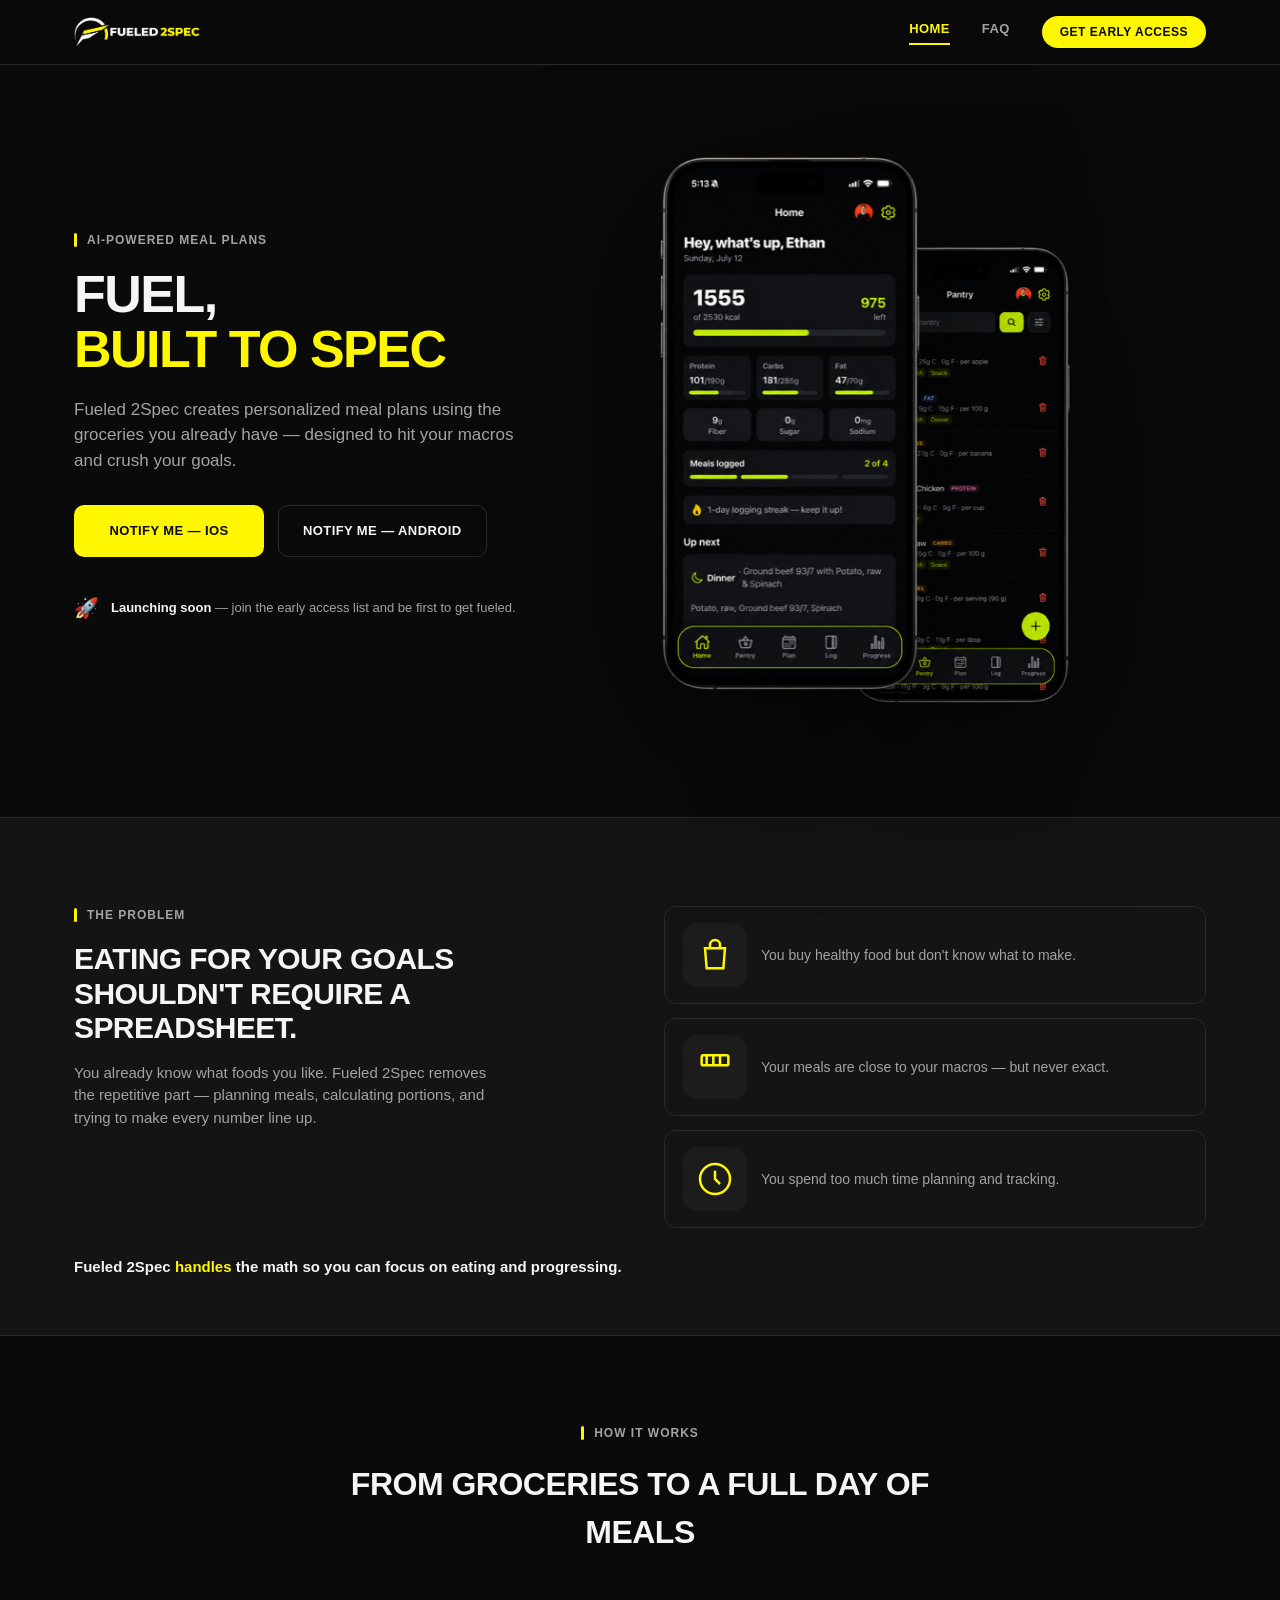
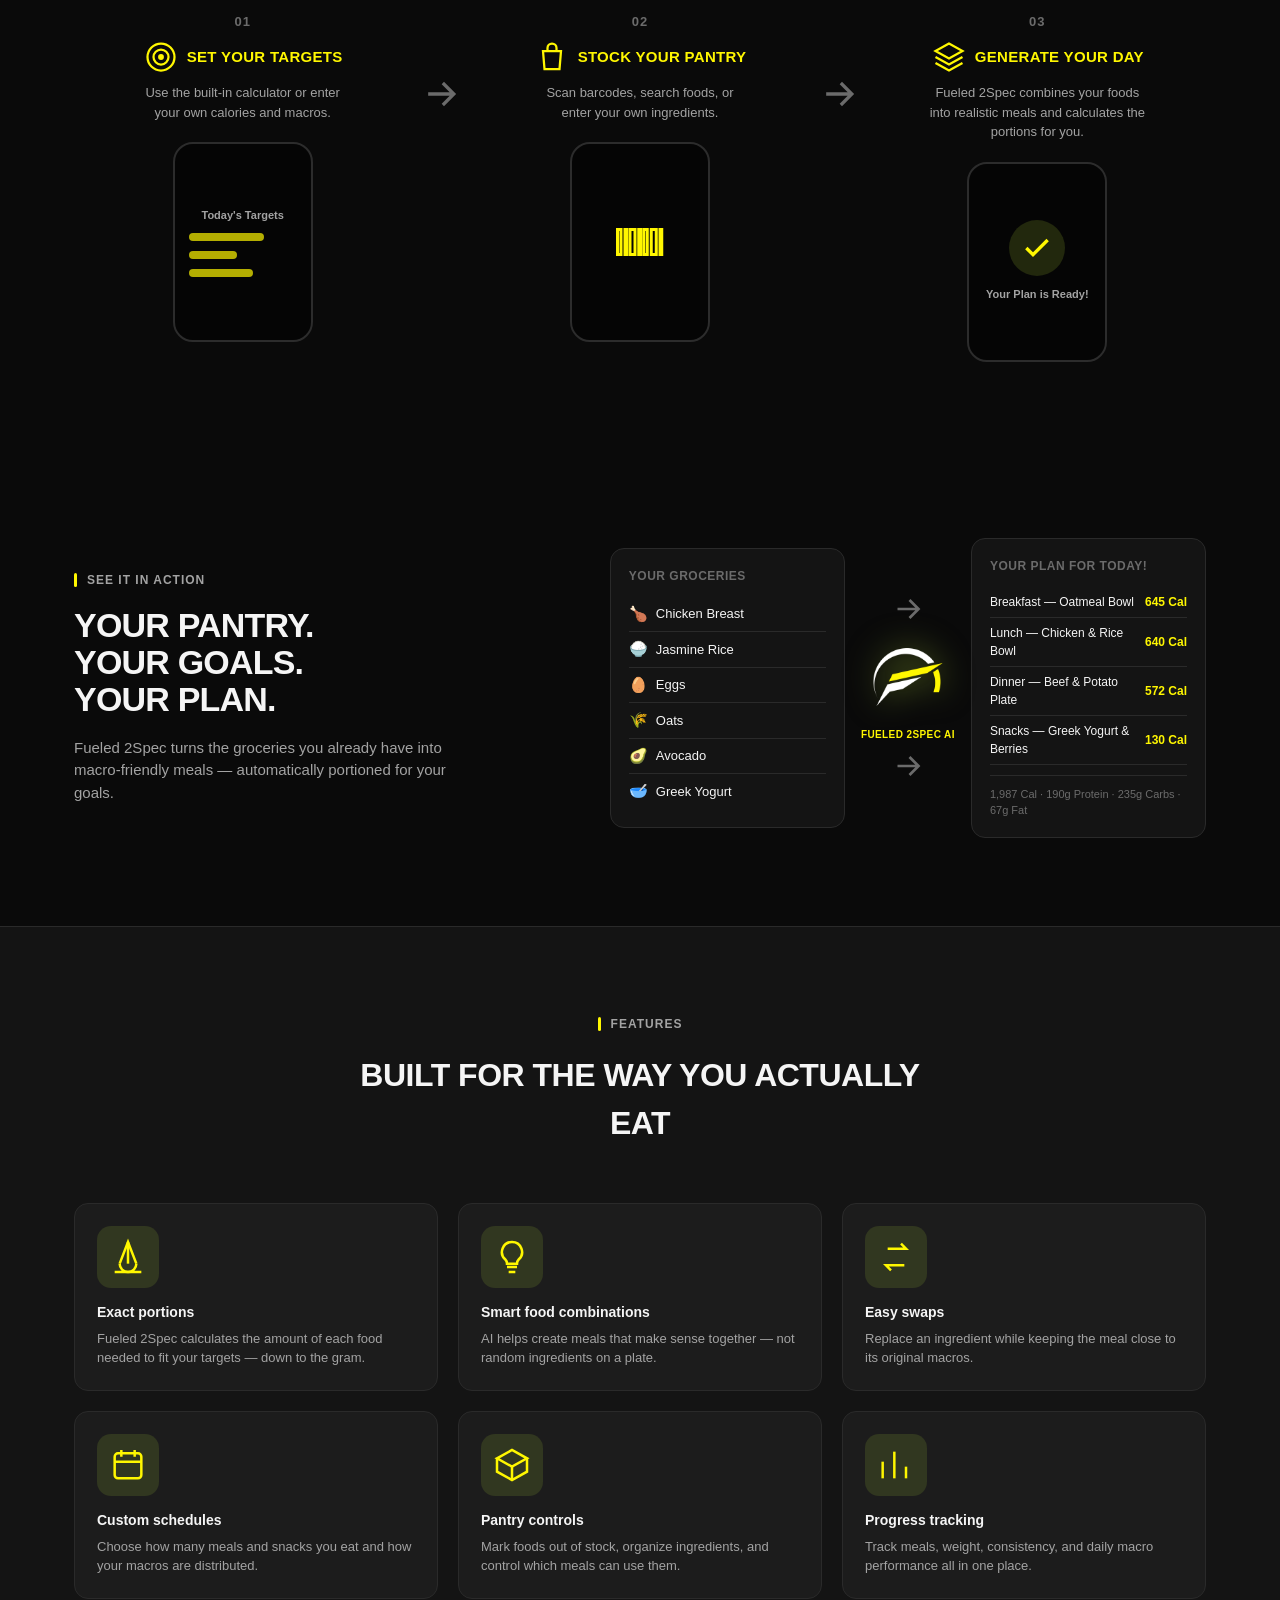
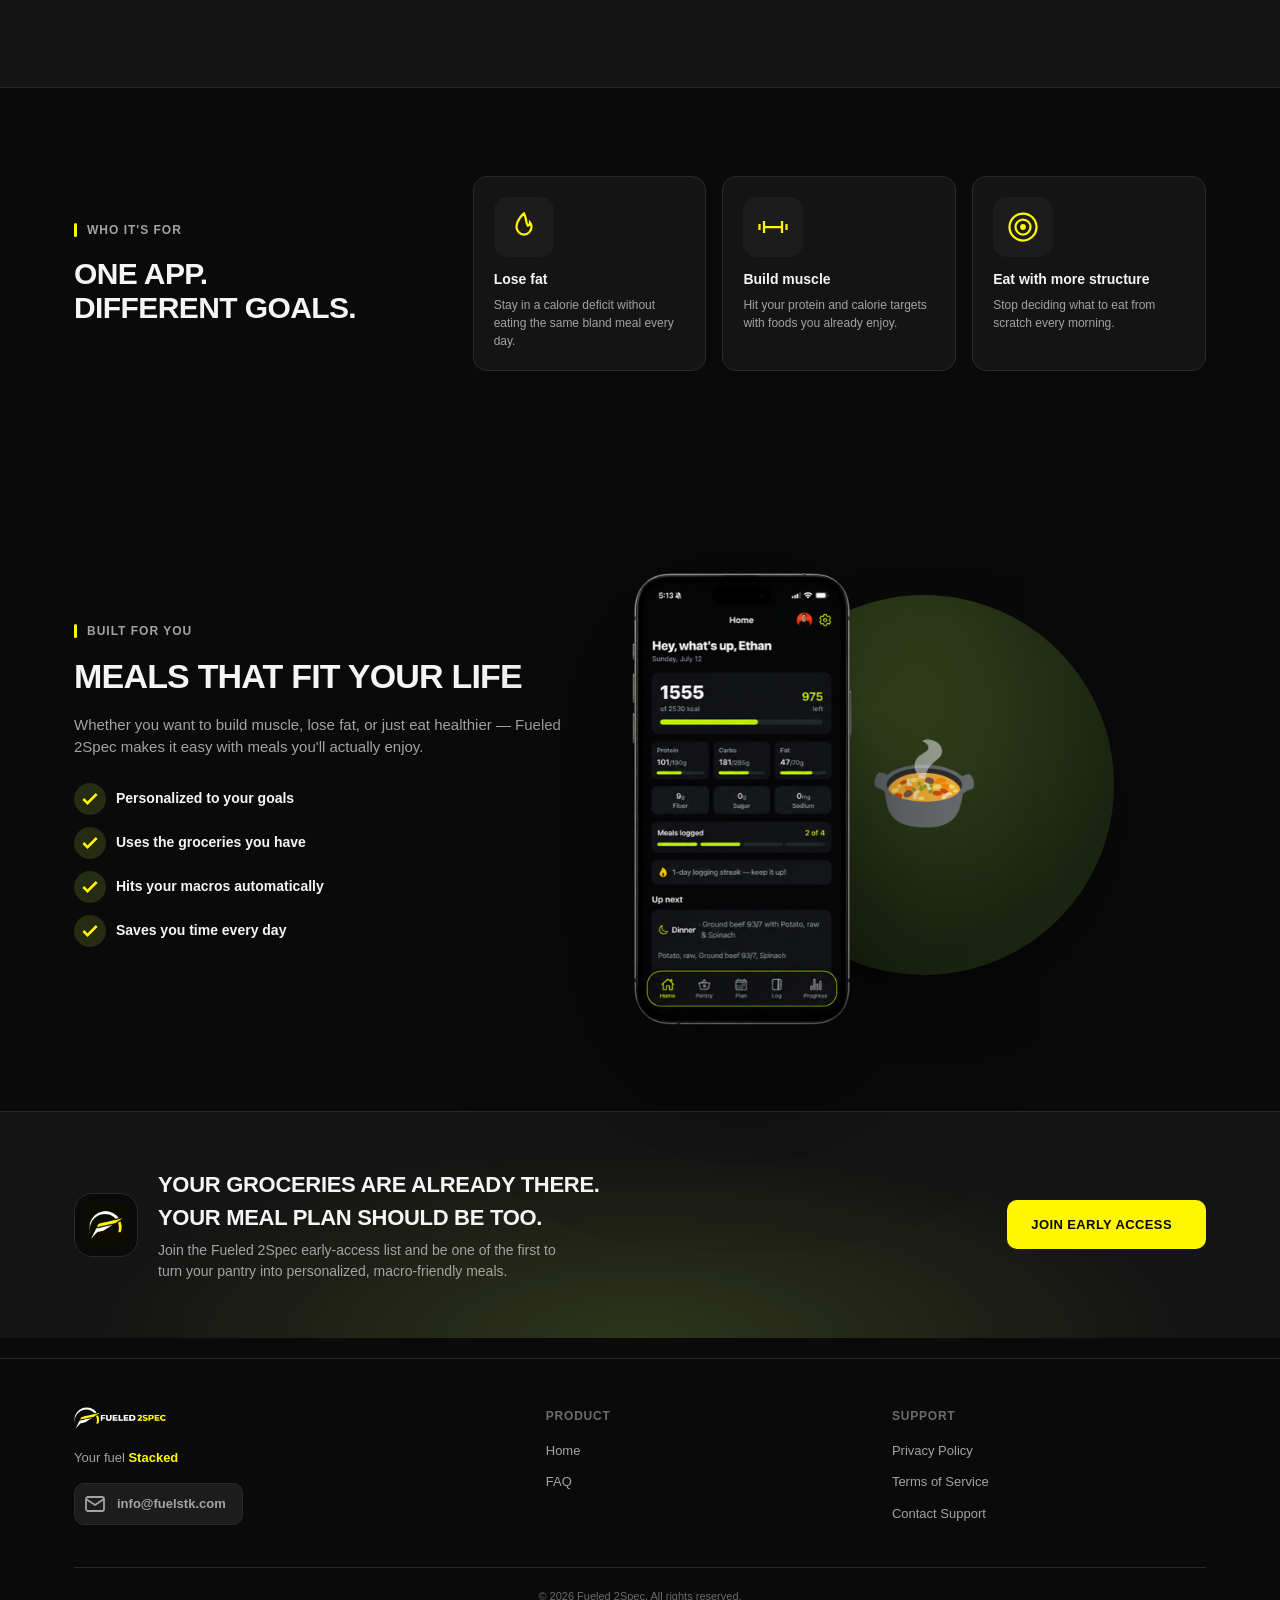
<file: index.html>
<!DOCTYPE html>
<html lang="en">
<head>
<meta charset="UTF-8">
<meta name="viewport" content="width=device-width, initial-scale=1.0">
<title>Fueled 2Spec — Fuel, built to your spec</title>
<meta name="description" content="Fueled 2Spec builds meal plans from what's actually in your pantry, so you hit your macros without the guesswork.">
<link rel="icon" type="image/png" href="assets/favicon-32.png?v=3">
<link rel="apple-touch-icon" href="assets/apple-touch-icon.png?v=3">
<link rel="stylesheet" href="assets/style.css">
</head>
<body>

<header>
  <nav class="wrap">
    <a href="#" class="brand">
      <img src="assets/nav-logo.png" alt="Fueled 2Spec">
    </a>
    <div class="nav-links">
      <a href="index.html" class="active">Home</a>
      <a href="faq.html">FAQ</a>
      <a href="#get-started" class="nav-cta">Get Early Access</a>
    </div>
    <button class="nav-toggle" id="navToggle" aria-label="Open menu" aria-expanded="false">
      <span></span><span></span><span></span>
    </button>
  </nav>
</header>
<div class="mobile-nav-backdrop" id="mobileNavBackdrop"></div>
<div class="mobile-nav" id="mobileNav">
  <a href="index.html" class="active">Home</a>
  <a href="faq.html">FAQ</a>
  <a href="#get-started" class="nav-cta">Get Early Access</a>
</div>

<section class="hero">
  <div class="wrap">
    <div>
      <div class="eyebrow"><span class="bar"></span> AI-Powered Meal Plans</div>
      <h1>Fuel,<br><span class="accent">built to spec</span></h1>
      <p class="sub">Fueled 2Spec creates personalized meal plans using the groceries you already have — designed to hit your macros and crush your goals.</p>
      <div class="hero-ctas">
        <a href="mailto:info@fuelstk.com?subject=Apple" class="btn-primary">Notify me — iOS</a>
        <a href="mailto:info@fuelstk.com?subject=Android" class="btn-secondary">Notify me — Android</a>
      </div>
      <div class="proof">
        <span class="rocket">🚀</span>
        <span class="proof-text"><strong>Launching soon</strong> — join the early access list and be first to get fueled.</span>
      </div>
    </div>
    <div class="phones">
      <img src="assets/phone-dashboard.png" alt="Fueled 2Spec dashboard" class="phone-shot phone-1">
      <img src="assets/phone-pantry.png" alt="Fueled 2Spec pantry" class="phone-shot phone-2">
    </div>
  </div>
</section>

<section class="problem">
  <div class="wrap">
    <div class="problem-grid">
      <div class="problem-copy">
        <div class="eyebrow"><span class="bar"></span> The Problem</div>
        <h2>Eating for your goals shouldn't require a spreadsheet.</h2>
        <p>You already know what foods you like. Fueled 2Spec removes the repetitive part — planning meals, calculating portions, and trying to make every number line up.</p>
      </div>
      <div class="problem-cards">
        <div class="problem-card">
          <div class="problem-icon"><svg viewBox="0 0 24 24" fill="none" stroke="currentColor" stroke-width="1.5"><path d="M6 8h12l-1 12H7L6 8z"/><path d="M9 8V6a3 3 0 0 1 6 0v2"/></svg></div>
          <p>You buy healthy food but don't know what to make.</p>
        </div>
        <div class="problem-card">
          <div class="problem-icon"><svg viewBox="0 0 24 24" fill="none" stroke="currentColor" stroke-width="1.5"><rect x="4" y="5" width="16" height="6" rx="1"/><path d="M7 5v6M11 5v6M15 5v6"/></svg></div>
          <p>Your meals are close to your macros — but never exact.</p>
        </div>
        <div class="problem-card">
          <div class="problem-icon"><svg viewBox="0 0 24 24" fill="none" stroke="currentColor" stroke-width="1.5"><circle cx="12" cy="12" r="9"/><path d="M12 7v5l3 3"/></svg></div>
          <p>You spend too much time planning and tracking.</p>
        </div>
      </div>
    </div>
    <p class="problem-line">Fueled 2Spec <span class="accent-underline">handles</span> the math so you can focus on eating and progressing.</p>
  </div>
</section>

<section class="how" id="how">
  <div class="wrap">
    <div class="section-head">
      <div class="eyebrow center"><span class="bar"></span> How It Works</div>
      <h2>From groceries to a full day of meals</h2>
    </div>
    <div class="how-row">
      <div class="how-step">
        <div class="how-num">01</div>
        <h3><svg viewBox="0 0 24 24" fill="none" stroke="currentColor" stroke-width="1.5"><circle cx="12" cy="12" r="9"/><circle cx="12" cy="12" r="5"/><circle cx="12" cy="12" r="1.2" fill="currentColor"/></svg> Set your targets</h3>
        <p>Use the built-in calculator or enter your own calories and macros.</p>
        <div class="how-phone">
          <div class="how-phone-frame">
            <div class="how-phone-label">Today's Targets</div>
            <div class="how-phone-fake-bar" style="width:70%"></div>
            <div class="how-phone-fake-bar" style="width:45%"></div>
            <div class="how-phone-fake-bar" style="width:60%"></div>
          </div>
        </div>
      </div>
      <div class="how-arrow"><svg viewBox="0 0 24 24" fill="none" stroke="currentColor" stroke-width="1.8"><path d="M5 12h14M13 6l6 6-6 6"/></svg></div>
      <div class="how-step">
        <div class="how-num">02</div>
        <h3><svg viewBox="0 0 24 24" fill="none" stroke="currentColor" stroke-width="1.5"><path d="M6 8h12l-1 12H7L6 8z"/><path d="M9 8V6a3 3 0 0 1 6 0v2"/></svg> Stock your pantry</h3>
        <p>Scan barcodes, search foods, or enter your own ingredients.</p>
        <div class="how-phone">
          <div class="how-phone-frame how-phone-scan">
            <svg viewBox="0 0 24 24" fill="none" stroke="currentColor" stroke-width="1.2"><rect x="3" y="7" width="1.4" height="10"/><rect x="6" y="7" width="0.7" height="10"/><rect x="8" y="7" width="2" height="10"/><rect x="11.5" y="7" width="0.7" height="10"/><rect x="13.5" y="7" width="1.4" height="10"/><rect x="16.5" y="7" width="2" height="10"/><rect x="20" y="7" width="0.7" height="10"/></svg>
          </div>
        </div>
      </div>
      <div class="how-arrow"><svg viewBox="0 0 24 24" fill="none" stroke="currentColor" stroke-width="1.8"><path d="M5 12h14M13 6l6 6-6 6"/></svg></div>
      <div class="how-step">
        <div class="how-num">03</div>
        <h3><svg viewBox="0 0 24 24" fill="none" stroke="currentColor" stroke-width="1.5"><path d="M12 3 3 8l9 5 9-5-9-5z"/><path d="M3 12l9 5 9-5"/><path d="M3 16l9 5 9-5"/></svg> Generate your day</h3>
        <p>Fueled 2Spec combines your foods into realistic meals and calculates the portions for you.</p>
        <div class="how-phone">
          <div class="how-phone-frame how-phone-ready">
            <div class="how-phone-check"><svg viewBox="0 0 24 24" fill="none" stroke="currentColor" stroke-width="2.5"><path d="M4 12l5 5L20 6"/></svg></div>
            <div class="how-phone-label">Your Plan is Ready!</div>
          </div>
        </div>
      </div>
    </div>
  </div>
</section>

<section class="action">
  <div class="wrap">
    <div class="action-grid">
      <div class="action-copy">
        <div class="eyebrow"><span class="bar"></span> See It In Action</div>
        <h2>Your pantry.<br>Your goals.<br>Your plan.</h2>
        <p>Fueled 2Spec turns the groceries you already have into macro-friendly meals — automatically portioned for your goals.</p>
      </div>
      <div class="action-visual">
        <div class="action-card">
          <div class="action-card-title">Your Groceries</div>
          <div class="action-row"><span class="action-emoji">🍗</span> Chicken Breast</div>
          <div class="action-row"><span class="action-emoji">🍚</span> Jasmine Rice</div>
          <div class="action-row"><span class="action-emoji">🥚</span> Eggs</div>
          <div class="action-row"><span class="action-emoji">🌾</span> Oats</div>
          <div class="action-row"><span class="action-emoji">🥑</span> Avocado</div>
          <div class="action-row"><span class="action-emoji">🥣</span> Greek Yogurt</div>
        </div>
        <div class="action-flow">
          <svg viewBox="0 0 24 24" fill="none" stroke="currentColor" stroke-width="1.8"><path d="M5 12h14M13 6l6 6-6 6"/></svg>
          <img src="assets/app_icon_sm.png" alt="Fueled 2Spec AI" class="action-ai-icon">
          <span class="action-ai-label">Fueled 2Spec AI</span>
          <svg viewBox="0 0 24 24" fill="none" stroke="currentColor" stroke-width="1.8"><path d="M5 12h14M13 6l6 6-6 6"/></svg>
        </div>
        <div class="action-card">
          <div class="action-card-title">Your Plan for Today!</div>
          <div class="action-plan-row"><span>Breakfast — Oatmeal Bowl</span><strong>645 Cal</strong></div>
          <div class="action-plan-row"><span>Lunch — Chicken &amp; Rice Bowl</span><strong>640 Cal</strong></div>
          <div class="action-plan-row"><span>Dinner — Beef &amp; Potato Plate</span><strong>572 Cal</strong></div>
          <div class="action-plan-row"><span>Snacks — Greek Yogurt &amp; Berries</span><strong>130 Cal</strong></div>
          <div class="action-plan-totals">1,987 Cal · 190g Protein · 235g Carbs · 67g Fat</div>
        </div>
      </div>
    </div>
  </div>
</section>

<section class="features">
  <div class="wrap">
    <div class="section-head">
      <div class="eyebrow center"><span class="bar"></span> Features</div>
      <h2>Built for the way you actually eat</h2>
    </div>
    <div class="features-grid">
      <div class="feature-card">
        <div class="feature-icon"><svg viewBox="0 0 24 24" fill="none" stroke="currentColor" stroke-width="1.5"><path d="M4 21h16"/><path d="M12 3v13"/><path d="M7 16l5-13 5 13"/><path d="M7 16a5 5 0 0 0 10 0"/></svg></div>
        <h4>Exact portions</h4>
        <p>Fueled 2Spec calculates the amount of each food needed to fit your targets — down to the gram.</p>
      </div>
      <div class="feature-card">
        <div class="feature-icon"><svg viewBox="0 0 24 24" fill="none" stroke="currentColor" stroke-width="1.5"><path d="M9 18h6M10 21h4"/><path d="M12 3a6 6 0 0 0-4 10.5c.6.6 1 1.4 1 2.5h6c0-1.1.4-1.9 1-2.5A6 6 0 0 0 12 3z"/></svg></div>
        <h4>Smart food combinations</h4>
        <p>AI helps create meals that make sense together — not random ingredients on a plate.</p>
      </div>
      <div class="feature-card">
        <div class="feature-icon"><svg viewBox="0 0 24 24" fill="none" stroke="currentColor" stroke-width="1.5"><path d="M7 7h11l-3-3M17 17H6l3 3"/></svg></div>
        <h4>Easy swaps</h4>
        <p>Replace an ingredient while keeping the meal close to its original macros.</p>
      </div>
      <div class="feature-card">
        <div class="feature-icon"><svg viewBox="0 0 24 24" fill="none" stroke="currentColor" stroke-width="1.5"><rect x="4" y="5" width="16" height="15" rx="2"/><path d="M4 10h16M8 3v4M16 3v4"/></svg></div>
        <h4>Custom schedules</h4>
        <p>Choose how many meals and snacks you eat and how your macros are distributed.</p>
      </div>
      <div class="feature-card">
        <div class="feature-icon"><svg viewBox="0 0 24 24" fill="none" stroke="currentColor" stroke-width="1.5"><path d="M3 8l9-5 9 5-9 5-9-5z"/><path d="M3 8v8l9 5 9-5V8"/><path d="M12 13v8"/></svg></div>
        <h4>Pantry controls</h4>
        <p>Mark foods out of stock, organize ingredients, and control which meals can use them.</p>
      </div>
      <div class="feature-card">
        <div class="feature-icon"><svg viewBox="0 0 24 24" fill="none" stroke="currentColor" stroke-width="1.5"><path d="M4 20V10"/><path d="M11 20V4"/><path d="M18 20v-7"/></svg></div>
        <h4>Progress tracking</h4>
        <p>Track meals, weight, consistency, and daily macro performance all in one place.</p>
      </div>
    </div>
  </div>
</section>

<section class="who">
  <div class="wrap">
    <div class="who-grid">
      <div class="who-copy">
        <div class="eyebrow"><span class="bar"></span> Who It's For</div>
        <h2>One app.<br>Different goals.</h2>
      </div>
      <div class="who-cards">
        <div class="who-card">
          <div class="who-icon"><svg viewBox="0 0 24 24" fill="none" stroke="currentColor" stroke-width="1.5"><path d="M12 3s-5 4-5 9a5 5 0 0 0 10 0c0-2-1-3-1-3s0 2-1.5 2C13 9 14 7 12 3z"/></svg></div>
          <h4>Lose fat</h4>
          <p>Stay in a calorie deficit without eating the same bland meal every day.</p>
        </div>
        <div class="who-card">
          <div class="who-icon"><svg viewBox="0 0 24 24" fill="none" stroke="currentColor" stroke-width="1.5"><path d="M6 8v8M18 8v8M3 10v4M21 10v4M6 12h12"/></svg></div>
          <h4>Build muscle</h4>
          <p>Hit your protein and calorie targets with foods you already enjoy.</p>
        </div>
        <div class="who-card">
          <div class="who-icon"><svg viewBox="0 0 24 24" fill="none" stroke="currentColor" stroke-width="1.5"><circle cx="12" cy="12" r="9"/><circle cx="12" cy="12" r="5"/><circle cx="12" cy="12" r="1.2" fill="currentColor"/></svg></div>
          <h4>Eat with more structure</h4>
          <p>Stop deciding what to eat from scratch every morning.</p>
        </div>
      </div>
    </div>
  </div>
</section>

<section class="split">
  <div class="wrap">
    <div>
      <div class="eyebrow"><span class="bar"></span> Built For You</div>
      <h2>Meals that fit your life</h2>
      <p>Whether you want to build muscle, lose fat, or just eat healthier — Fueled 2Spec makes it easy with meals you'll actually enjoy.</p>
      <ul class="checklist">
        <li><span class="check"><svg viewBox="0 0 24 24" fill="none" stroke="currentColor" stroke-width="3"><path d="M4 12l5 5L20 6"/></svg></span> Personalized to your goals</li>
        <li><span class="check"><svg viewBox="0 0 24 24" fill="none" stroke="currentColor" stroke-width="3"><path d="M4 12l5 5L20 6"/></svg></span> Uses the groceries you have</li>
        <li><span class="check"><svg viewBox="0 0 24 24" fill="none" stroke="currentColor" stroke-width="3"><path d="M4 12l5 5L20 6"/></svg></span> Hits your macros automatically</li>
        <li><span class="check"><svg viewBox="0 0 24 24" fill="none" stroke="currentColor" stroke-width="3"><path d="M4 12l5 5L20 6"/></svg></span> Saves you time every day</li>
      </ul>
    </div>
    <div class="split-visual">
      <div class="food-plate">🍲</div>
      <img src="assets/phone-dashboard.png" alt="Fueled 2Spec dashboard" class="split-phone-shot">
    </div>
  </div>
</section>

<section class="cta-band" id="get-started">
  <div class="wrap">
    <div class="cta-left">
      <div class="cta-icon"><img src="assets/apple-touch-icon.png" alt=""></div>
      <div>
        <h2>Your groceries are already there.<br><span class="accent">Your meal plan should be too.</span></h2>
        <p>Join the Fueled 2Spec early-access list and be one of the first to turn your pantry into personalized, macro-friendly meals.</p>
      </div>
    </div>
    <div class="cta-right">
      <a href="mailto:info@fuelstk.com" class="btn-primary">Join Early Access <svg viewBox="0 0 24 24" fill="none" stroke="currentColor" stroke-width="2"><path d="M5 12h14M13 6l6 6-6 6"/></svg></a>
    </div>
  </div>
</section>

<footer>
  <div class="wrap">
    <div class="footer-grid">
      <div class="footer-brand-col">
        <img src="assets/nav-logo.png" alt="Fueled 2Spec">
        <p>Your fuel <span class="accent">Stacked</span></p>
        <a href="mailto:info@fuelstk.com" class="footer-email">
          <svg viewBox="0 0 24 24" fill="none" stroke="currentColor" stroke-width="1.8"><rect x="3" y="5" width="18" height="14" rx="2"/><path d="m3 7 9 6 9-6"/></svg>
          info@fuelstk.com
        </a>
      </div>
      <div class="footer-col">
        <h5>Product</h5>
        <a href="index.html">Home</a>
        <a href="faq.html">FAQ</a>
      </div>
      <div class="footer-col">
        <h5>Support</h5>
        <a href="https://ethan22lawrence.github.io/macro-pantry-legal/privacy.html">Privacy Policy</a>
        <a href="https://ethan22lawrence.github.io/macro-pantry-legal/terms.html">Terms of Service</a>
        <a href="mailto:support@fuelstk.com">Contact Support</a>
      </div>
    </div>
    <div class="footer-note">© 2026 Fueled 2Spec. All rights reserved.</div>
  </div>
</footer>

<script>
  const navToggle = document.getElementById('navToggle');
  const mobileNav = document.getElementById('mobileNav');
  const backdrop = document.getElementById('mobileNavBackdrop');
  function closeMobileNav() {
    mobileNav.classList.remove('open');
    backdrop.classList.remove('open');
    navToggle.setAttribute('aria-expanded', 'false');
  }
  function openMobileNav() {
    mobileNav.classList.add('open');
    backdrop.classList.add('open');
    navToggle.setAttribute('aria-expanded', 'true');
  }
  navToggle.addEventListener('click', () => {
    mobileNav.classList.contains('open') ? closeMobileNav() : openMobileNav();
  });
  backdrop.addEventListener('click', closeMobileNav);
  mobileNav.querySelectorAll('a').forEach((a) => a.addEventListener('click', closeMobileNav));
</script>

</body>
</html>
</file>
<file: assets/style.css>
:root {
  --bg: #0a0a0a;
  --surface: #141414;
  --surface-alt: #1c1c1c;
  --border: #2a2a2a;
  --primary: #fff700;
  --text: #f5f5f5;
  --text-secondary: #a3a3a3;
  --text-tertiary: #6b6b6b;
}
* { box-sizing: border-box; }
html { scroll-behavior: smooth; }
body {
  margin: 0;
  font-family: -apple-system, BlinkMacSystemFont, "Segoe UI", Roboto, Helvetica, Arial, sans-serif;
  background: var(--bg);
  color: var(--text);
  line-height: 1.5;
}
.wrap { max-width: 1180px; margin: 0 auto; padding: 0 24px; }
a { color: inherit; }
svg { display: block; }

/* Nav */
header {
  position: sticky; top: 0; z-index: 20;
  background: rgba(10,10,10,0.85);
  backdrop-filter: blur(10px);
  border-bottom: 1px solid var(--border);
}
nav.wrap {
  display: flex; align-items: center; justify-content: space-between;
  padding: 16px 24px;
}
.brand { display: flex; align-items: center; text-decoration: none; }
.brand img { height: 30px; width: auto; }
.nav-links { display: flex; align-items: center; gap: 32px; }
.nav-links a:not(.nav-cta) { text-decoration: none; color: var(--text-secondary); font-size: 13px; font-weight: 700; letter-spacing: 0.4px; text-transform: uppercase; transition: color 0.15s; padding-bottom: 4px; border-bottom: 2px solid transparent; }
.nav-links a:not(.nav-cta):hover { color: var(--text); }
.nav-links a.active { color: var(--primary); border-bottom-color: var(--primary); }
.nav-cta {
  background: var(--primary); color: #0a0a0a; padding: 7px 18px; border-radius: 24px;
  font-weight: 800; font-size: 12px; letter-spacing: 0.5px; text-transform: uppercase; text-decoration: none;
}
.nav-toggle {
  display: none; flex-direction: column; justify-content: center; gap: 5px;
  width: 32px; height: 32px; background: none; border: none; padding: 0; cursor: pointer;
}
.nav-toggle span { display: block; width: 100%; height: 2px; background: var(--text); border-radius: 2px; }
.mobile-nav-backdrop {
  display: none; position: fixed; inset: 0; background: rgba(0,0,0,0.5);
  z-index: 29; opacity: 0; transition: opacity 0.2s;
}
.mobile-nav-backdrop.open { display: block; opacity: 1; }
.mobile-nav {
  position: fixed; top: 0; right: 0; height: 100vh; width: 260px; max-width: 80vw;
  background: var(--bg); z-index: 30; border-left: 1px solid var(--border);
  display: flex; flex-direction: column; gap: 24px; padding: 88px 28px 28px;
  transform: translateX(100%); transition: transform 0.25s ease;
}
.mobile-nav.open { transform: translateX(0); }
.mobile-nav a {
  text-decoration: none; color: var(--text); font-size: 15px; font-weight: 700;
  letter-spacing: 0.4px; text-transform: uppercase;
}
.mobile-nav a.active { color: var(--primary); }
.mobile-nav a.nav-cta { color: #0a0a0a; text-align: center; padding: 12px 18px; }

/* Hero */
.hero { padding: 72px 0 100px; }
.hero .wrap { display: grid; grid-template-columns: 1fr 1fr; gap: 40px; align-items: center; }
.eyebrow {
  display: flex; align-items: center; gap: 10px;
  color: var(--text-secondary); font-weight: 800; font-size: 12px; letter-spacing: 1px; text-transform: uppercase;
  margin-bottom: 18px;
}
.eyebrow .bar { width: 3px; height: 14px; background: var(--primary); border-radius: 2px; }
h1 {
  font-size: 52px; font-weight: 900; letter-spacing: -1.5px; line-height: 1.05;
  margin: 0 0 20px; text-transform: uppercase;
}
h1 .accent { color: var(--primary); }
.hero p.sub {
  font-size: 17px; color: var(--text-secondary); max-width: 460px; margin: 0 0 32px;
}
.hero-ctas { display: flex; gap: 14px; flex-wrap: wrap; margin-bottom: 36px; }
.hero-ctas .btn-primary, .hero-ctas .btn-secondary { justify-content: center; min-width: 190px; }
.btn-primary, .btn-secondary, .btn-store {
  padding: 15px 24px; border-radius: 10px; font-weight: 800; font-size: 13px; letter-spacing: 0.4px;
  text-decoration: none; display: inline-flex; align-items: center; gap: 10px; text-transform: uppercase;
  transition: transform 0.15s, opacity 0.15s; border: none; cursor: pointer;
}
.btn-primary { background: var(--primary); color: #0a0a0a; }
.btn-secondary { background: transparent; color: var(--text); border: 1.5px solid var(--border); }
.btn-primary:hover, .btn-secondary:hover, .btn-store:hover { transform: translateY(-1px); opacity: 0.9; }

.proof { display: flex; align-items: center; gap: 12px; }
.proof .rocket { font-size: 20px; }
.proof-text { font-size: 13px; color: var(--text-secondary); }
.proof-text strong { color: var(--text); }

/* Phone mockups */
.phones { position: relative; height: 580px; }
.phone-shot {
  position: absolute; width: 260px; height: auto; display: block;
  filter: drop-shadow(0 40px 80px rgba(0,0,0,0.6));
}
.phone-1 { left: 0; top: 20px; z-index: 2; }
.phone-2 { left: 190px; top: 110px; z-index: 1; width: 220px; }

/* The Problem */
.problem { padding: 88px 0 56px; background: var(--surface); border-top: 1px solid var(--border); border-bottom: 1px solid var(--border); }
.problem-grid { display: grid; grid-template-columns: 1fr 1fr; gap: 48px; align-items: start; margin-bottom: 28px; }
.problem-copy h2 { font-size: 30px; font-weight: 900; letter-spacing: -0.6px; margin: 0 0 16px; text-transform: uppercase; line-height: 1.15; }
.problem-copy p { font-size: 15px; color: var(--text-secondary); margin: 0; max-width: 420px; }
.problem-cards { display: flex; flex-direction: column; gap: 14px; }
.problem-card {
  display: flex; align-items: center; gap: 14px; background: var(--surface); border: 1px solid var(--border);
  border-radius: 12px; padding: 16px 18px;
}
.problem-icon {
  width: 64px; height: 64px; border-radius: 14px; background: var(--surface-alt); color: var(--primary);
  display: flex; align-items: center; justify-content: center; flex-shrink: 0;
}
.problem-icon svg { width: 40px; height: 40px; }
.problem-card p { font-size: 14px; color: var(--text-secondary); margin: 0; }
.problem-line { font-size: 15px; font-weight: 700; margin: 0; }
.accent-underline { color: var(--primary); }

/* How It Works */
.how { padding: 88px 0; }
.eyebrow.center { justify-content: center; }
.section-head { text-align: center; max-width: 620px; margin: 0 auto 56px; }
.section-head h2 { font-size: 32px; font-weight: 900; letter-spacing: -0.5px; margin: 0; text-transform: uppercase; }
.how-row { display: flex; align-items: flex-start; gap: 8px; }
.how-step { flex: 1; text-align: center; }
.how-num { font-size: 13px; font-weight: 800; color: var(--text-tertiary); letter-spacing: 1px; margin-bottom: 8px; }
.how-step h3 {
  display: flex; align-items: center; justify-content: center; gap: 8px;
  font-size: 15px; font-weight: 800; text-transform: uppercase; letter-spacing: 0.3px; margin: 0 0 8px; color: var(--primary);
}
.how-step h3 svg { width: 36px; height: 36px; flex-shrink: 0; }
.how-step p { font-size: 13px; color: var(--text-secondary); margin: 0 auto 20px; max-width: 220px; }
.how-arrow { color: var(--text-tertiary); flex-shrink: 0; margin-top: 60px; }
.how-arrow svg { width: 44px; height: 44px; }
.how-phone { display: flex; justify-content: center; }
.how-phone-frame {
  width: 140px; height: 200px; border-radius: 20px; background: #050505; border: 2px solid #2c2c2c;
  padding: 16px 14px; display: flex; flex-direction: column; align-items: center; justify-content: center; gap: 10px;
}
.how-phone-label { font-size: 11px; font-weight: 700; color: var(--text-secondary); text-align: center; }
.how-phone-fake-bar { height: 8px; border-radius: 4px; background: var(--primary); opacity: 0.7; align-self: flex-start; }
.how-phone-scan { color: var(--primary); }
.how-phone-scan svg { width: 90px; height: 60px; }
.how-phone-ready { color: var(--primary); }
.how-phone-check {
  width: 56px; height: 56px; border-radius: 50%; background: rgba(197,240,60,0.15);
  display: flex; align-items: center; justify-content: center;
}
.how-phone-check svg { width: 32px; height: 32px; }

/* See It In Action */
.action { padding: 88px 0; }
.action-grid { display: grid; grid-template-columns: 0.9fr 1.1fr; gap: 48px; align-items: center; }
.action-copy h2 { font-size: 34px; font-weight: 900; letter-spacing: -0.8px; margin: 0 0 18px; text-transform: uppercase; line-height: 1.1; }
.action-copy p { font-size: 15px; color: var(--text-secondary); margin: 0; max-width: 380px; }
.action-visual { display: flex; align-items: center; gap: 16px; }
.action-card {
  flex: 1; background: var(--surface); border: 1px solid var(--border); border-radius: 14px; padding: 18px;
}
.action-card-title { font-size: 12px; font-weight: 800; text-transform: uppercase; letter-spacing: 0.5px; color: var(--text-tertiary); margin-bottom: 12px; }
.action-row { display: flex; align-items: center; gap: 8px; font-size: 13px; padding: 6px 0; border-bottom: 1px solid var(--border); }
.action-row:last-child { border-bottom: none; }
.action-emoji { font-size: 15px; }
.action-plan-row { display: flex; align-items: center; justify-content: space-between; gap: 8px; font-size: 12px; padding: 6px 0; border-bottom: 1px solid var(--border); }
.action-plan-row:last-of-type { border-bottom: none; }
.action-plan-row strong { color: var(--primary); font-weight: 700; flex-shrink: 0; }
.action-plan-totals { font-size: 11px; color: var(--text-tertiary); margin-top: 10px; padding-top: 10px; border-top: 1px solid var(--border); }
.action-flow { display: flex; flex-direction: column; align-items: center; gap: 6px; color: var(--text-tertiary); flex-shrink: 0; }
.action-flow svg { width: 36px; height: 36px; }
.action-ai-icon { width: 88px; height: 88px; filter: drop-shadow(0 0 16px rgba(197,240,60,0.5)); }
.action-ai-label { font-size: 10px; font-weight: 800; color: var(--primary); text-transform: uppercase; letter-spacing: 0.4px; white-space: nowrap; }

/* Features */
.features { padding: 88px 0; border-top: 1px solid var(--border); border-bottom: 1px solid var(--border); background: var(--surface); }
.features-grid { display: grid; grid-template-columns: repeat(3, 1fr); gap: 20px; }
.feature-card { background: var(--surface-alt); border: 1px solid var(--border); border-radius: 14px; padding: 22px; }
.feature-icon {
  width: 62px; height: 62px; border-radius: 14px; background: rgba(197,240,60,0.12); color: var(--primary);
  display: flex; align-items: center; justify-content: center; margin-bottom: 14px;
}
.feature-icon svg { width: 40px; height: 40px; }
.feature-card h4 { font-size: 14px; font-weight: 800; margin: 0 0 6px; }
.feature-card p { font-size: 13px; color: var(--text-secondary); margin: 0; line-height: 1.5; }

/* Who It's For */
.who { padding: 88px 0; }
.who-grid { display: grid; grid-template-columns: 0.8fr 1.6fr; gap: 32px; align-items: center; }
.who-copy h2 { font-size: 30px; font-weight: 900; letter-spacing: -0.6px; margin: 0; text-transform: uppercase; line-height: 1.15; }
.who-cards { display: grid; grid-template-columns: repeat(3, 1fr); gap: 16px; }
.who-card { background: var(--surface); border: 1px solid var(--border); border-radius: 14px; padding: 20px; }
.who-icon {
  width: 60px; height: 60px; border-radius: 14px; background: var(--surface-alt); color: var(--primary);
  display: flex; align-items: center; justify-content: center; margin-bottom: 12px;
}
.who-icon svg { width: 36px; height: 36px; }
.who-card h4 { font-size: 14px; font-weight: 800; margin: 0 0 6px; }
.who-card p { font-size: 12px; color: var(--text-secondary); margin: 0; line-height: 1.5; }

/* Split section (meals that fit your life) */
.split { padding: 96px 0; }
.split .wrap { display: grid; grid-template-columns: 1fr 1.1fr; gap: 56px; align-items: center; }
.split h2 { font-size: 34px; font-weight: 900; letter-spacing: -0.8px; margin: 0 0 18px; text-transform: uppercase; line-height: 1.1; }
.split > .wrap > div:first-child p { color: var(--text-secondary); font-size: 15px; margin: 0 0 24px; }
.checklist { list-style: none; margin: 0; padding: 0; display: flex; flex-direction: column; gap: 12px; }
.checklist li { display: flex; align-items: center; gap: 10px; font-size: 14px; font-weight: 600; }
.check { width: 32px; height: 32px; border-radius: 50%; background: rgba(197,240,60,0.15); color: var(--primary); display: flex; align-items: center; justify-content: center; flex-shrink: 0; }
.check svg { width: 20px; height: 20px; }

.split-visual { position: relative; display: flex; justify-content: center; align-items: center; min-height: 460px; }
.food-plate {
  width: 380px; height: 380px; border-radius: 50%;
  background: radial-gradient(circle at 35% 30%, #3a4a1f, #1a2410 70%);
  display: flex; align-items: center; justify-content: center; font-size: 90px;
  box-shadow: 0 30px 70px -20px rgba(0,0,0,0.7);
}
.split-phone-shot {
  position: absolute; left: -10px; bottom: -10px; width: 220px; height: auto; z-index: 2;
  filter: drop-shadow(0 40px 80px rgba(0,0,0,0.6));
}

/* CTA band */
.cta-band {
  background: radial-gradient(ellipse at bottom, rgba(197,240,60,0.15), transparent 60%), var(--surface);
  border-top: 1px solid var(--border);
  padding: 56px 0;
}
.cta-band .wrap { display: flex; align-items: center; justify-content: space-between; gap: 32px; flex-wrap: wrap; }
.cta-left { display: flex; align-items: center; gap: 20px; }
.cta-icon { width: 64px; height: 64px; border-radius: 18px; background: #0a0a0a; border: 1px solid var(--border); flex-shrink: 0; }
.cta-icon img { width: 100%; height: 100%; object-fit: contain; padding: 10px; }
.cta-left h2 { font-size: 22px; font-weight: 900; margin: 0 0 6px; text-transform: uppercase; letter-spacing: -0.3px; }
.cta-left p { font-size: 14px; color: var(--text-secondary); margin: 0; max-width: 420px; }
.store-badges { display: flex; gap: 12px; flex-shrink: 0; }
.btn-store { background: #000; border: 1px solid var(--border); color: var(--text); padding: 10px 18px; }
.btn-store svg { width: 40px; height: 40px; flex-shrink: 0; }
.btn-store small { display: block; font-size: 9px; color: var(--text-tertiary); font-weight: 600; text-transform: none; letter-spacing: 0; }
.btn-store strong { display: block; font-size: 13px; font-weight: 700; text-transform: none; letter-spacing: 0; }
.cta-right { display: flex; flex-direction: column; align-items: flex-end; gap: 10px; flex-shrink: 0; }
.cta-right .btn-primary { white-space: nowrap; }
.cta-fineprint {
  display: flex; align-items: center; gap: 6px; font-size: 12px; color: var(--text-tertiary); margin: 0;
}
.cta-fineprint svg { width: 28px; height: 28px; flex-shrink: 0; }

/* Footer */
footer { padding: 48px 0 28px; border-top: 1px solid var(--border); margin-top: 20px; }
.footer-grid { display: grid; grid-template-columns: 1.4fr 1fr 1fr; gap: 32px; margin-bottom: 32px; }
.footer-brand-col img { height: 22px; width: auto; margin-bottom: 12px; }
.footer-brand-col p { font-size: 13px; color: var(--text-secondary); margin: 0 0 16px; }
.footer-brand-col p .accent { color: var(--primary); font-weight: 700; }
.footer-email {
  display: inline-flex; align-items: center; gap: 10px; width: fit-content;
  padding: 8px 16px 8px 8px; border-radius: 10px; background: var(--surface-alt); border: 1px solid var(--border);
  color: var(--text-secondary); text-decoration: none; font-size: 13px; font-weight: 600;
  transition: color 0.15s, border-color 0.15s;
}
.footer-email:hover { color: var(--primary); border-color: var(--primary); }
.footer-email svg { width: 24px; height: 24px; flex-shrink: 0; }
.footer-col h5 { font-size: 12px; font-weight: 800; letter-spacing: 0.8px; text-transform: uppercase; color: var(--text-tertiary); margin: 0 0 16px; }
.footer-col a { display: block; font-size: 13px; color: var(--text-secondary); text-decoration: none; margin-bottom: 12px; }
.footer-col a:hover { color: var(--text); }
.footer-note { font-size: 11px; color: var(--text-tertiary); text-align: center; border-top: 1px solid var(--border); padding-top: 20px; }

/* FAQ page */
.faq-hero { padding: 64px 0 40px; position: relative; overflow: hidden; }
.faq-hero-mark {
  position: absolute; top: -20px; right: -20px; width: 420px; height: 420px;
  opacity: 0.06; pointer-events: none;
}
.faq-hero .wrap { position: relative; z-index: 1; }
.faq-hero h1 { max-width: 620px; }
.faq-hero p.sub { max-width: 520px; margin-bottom: 32px; }
.faq-search { position: relative; max-width: 480px; }
.faq-search svg { position: absolute; left: 16px; top: 50%; transform: translateY(-50%); width: 36px; height: 36px; color: var(--text-tertiary); }
.faq-search input {
  width: 100%; background: var(--surface); border: 1px solid var(--border); border-radius: 12px;
  padding: 14px 16px 14px 64px; font-size: 14px; color: var(--text); font-family: inherit;
}
.faq-search input::placeholder { color: var(--text-tertiary); }
.faq-search input:focus { outline: none; border-color: var(--primary); }

.faq-categories { display: flex; gap: 10px; flex-wrap: wrap; padding: 8px 0 40px; }
.faq-cat {
  display: inline-flex; align-items: center; gap: 8px; background: var(--surface); border: 1px solid var(--border);
  border-radius: 24px; padding: 9px 18px; font-size: 12px; font-weight: 700; letter-spacing: 0.3px; text-transform: uppercase;
  cursor: pointer; color: var(--text-secondary); transition: border-color 0.15s, color 0.15s;
}
.faq-cat svg { width: 30px; height: 30px; }
.faq-cat:hover { color: var(--text); }
.faq-cat.active { background: var(--primary); color: #0a0a0a; border-color: var(--primary); }

.faq-list { display: flex; flex-direction: column; gap: 10px; padding-bottom: 64px; }
.faq-item {
  background: var(--surface); border: 1px solid var(--border); border-radius: 12px; overflow: hidden;
}
.faq-item summary {
  list-style: none; cursor: pointer; padding: 18px 20px; display: flex; align-items: center; justify-content: space-between;
  font-size: 15px; font-weight: 700; gap: 16px;
}
.faq-item summary::-webkit-details-marker { display: none; }
.faq-item summary .faq-toggle {
  width: 24px; height: 24px; border-radius: 50%; background: var(--surface-alt); flex-shrink: 0;
  display: flex; align-items: center; justify-content: center; color: var(--primary); font-size: 16px; font-weight: 700;
}
/* The +/− glyph is generated here (not hardcoded in the HTML) so it always
   reflects the details element's real open/closed state, however it got
   toggled — clicking, keyboard, or JS. */
.faq-item summary .faq-toggle::before { content: "+"; }
.faq-item[open] summary .faq-toggle::before { content: "\2212"; }
.faq-item[open] summary .faq-toggle { background: var(--primary); color: #0a0a0a; }
.faq-item p { margin: 0; padding: 0 20px 20px; font-size: 14px; color: var(--text-secondary); line-height: 1.7; }
.faq-empty { text-align: center; padding: 40px 0; color: var(--text-tertiary); font-size: 14px; display: none; }

@media (max-width: 900px) {
  .hero .wrap { grid-template-columns: 1fr; }
  .phones { height: 420px; margin-top: 20px; }
  .phone-shot { width: 200px; }
  .phone-2 { left: 150px; width: 175px; }
  .nav-links { display: none; }
  .nav-toggle { display: flex; }
  h1 { font-size: 36px; }
  .split .wrap { grid-template-columns: 1fr; }
  .split-visual { min-height: 380px; margin-top: 20px; }
  .food-plate { width: 280px; height: 280px; font-size: 64px; }
  .split-phone-shot { width: 170px; }
  .cta-band .wrap { flex-direction: column; text-align: center; }
  .cta-left { flex-direction: column; }
  .cta-right { align-items: center; width: 100%; }
  .footer-grid { grid-template-columns: 1fr; gap: 28px; }
  .faq-hero-mark { width: 260px; height: 260px; }
  .problem-grid { grid-template-columns: 1fr; gap: 32px; }
  .how-row { flex-direction: column; gap: 40px; }
  .how-arrow { display: none; }
  .action-grid { grid-template-columns: 1fr; gap: 32px; }
  .action-visual { flex-direction: column; }
  .action-flow { flex-direction: row; }
  .features-grid { grid-template-columns: 1fr 1fr; gap: 16px; }
  .who-grid { grid-template-columns: 1fr; gap: 24px; }
  .who-cards { grid-template-columns: 1fr; }
}
@media (max-width: 480px) {
  h1 { font-size: 30px; }
  .store-badges { flex-direction: column; width: 100%; }
  .features-grid { grid-template-columns: 1fr; }
}
</file>
